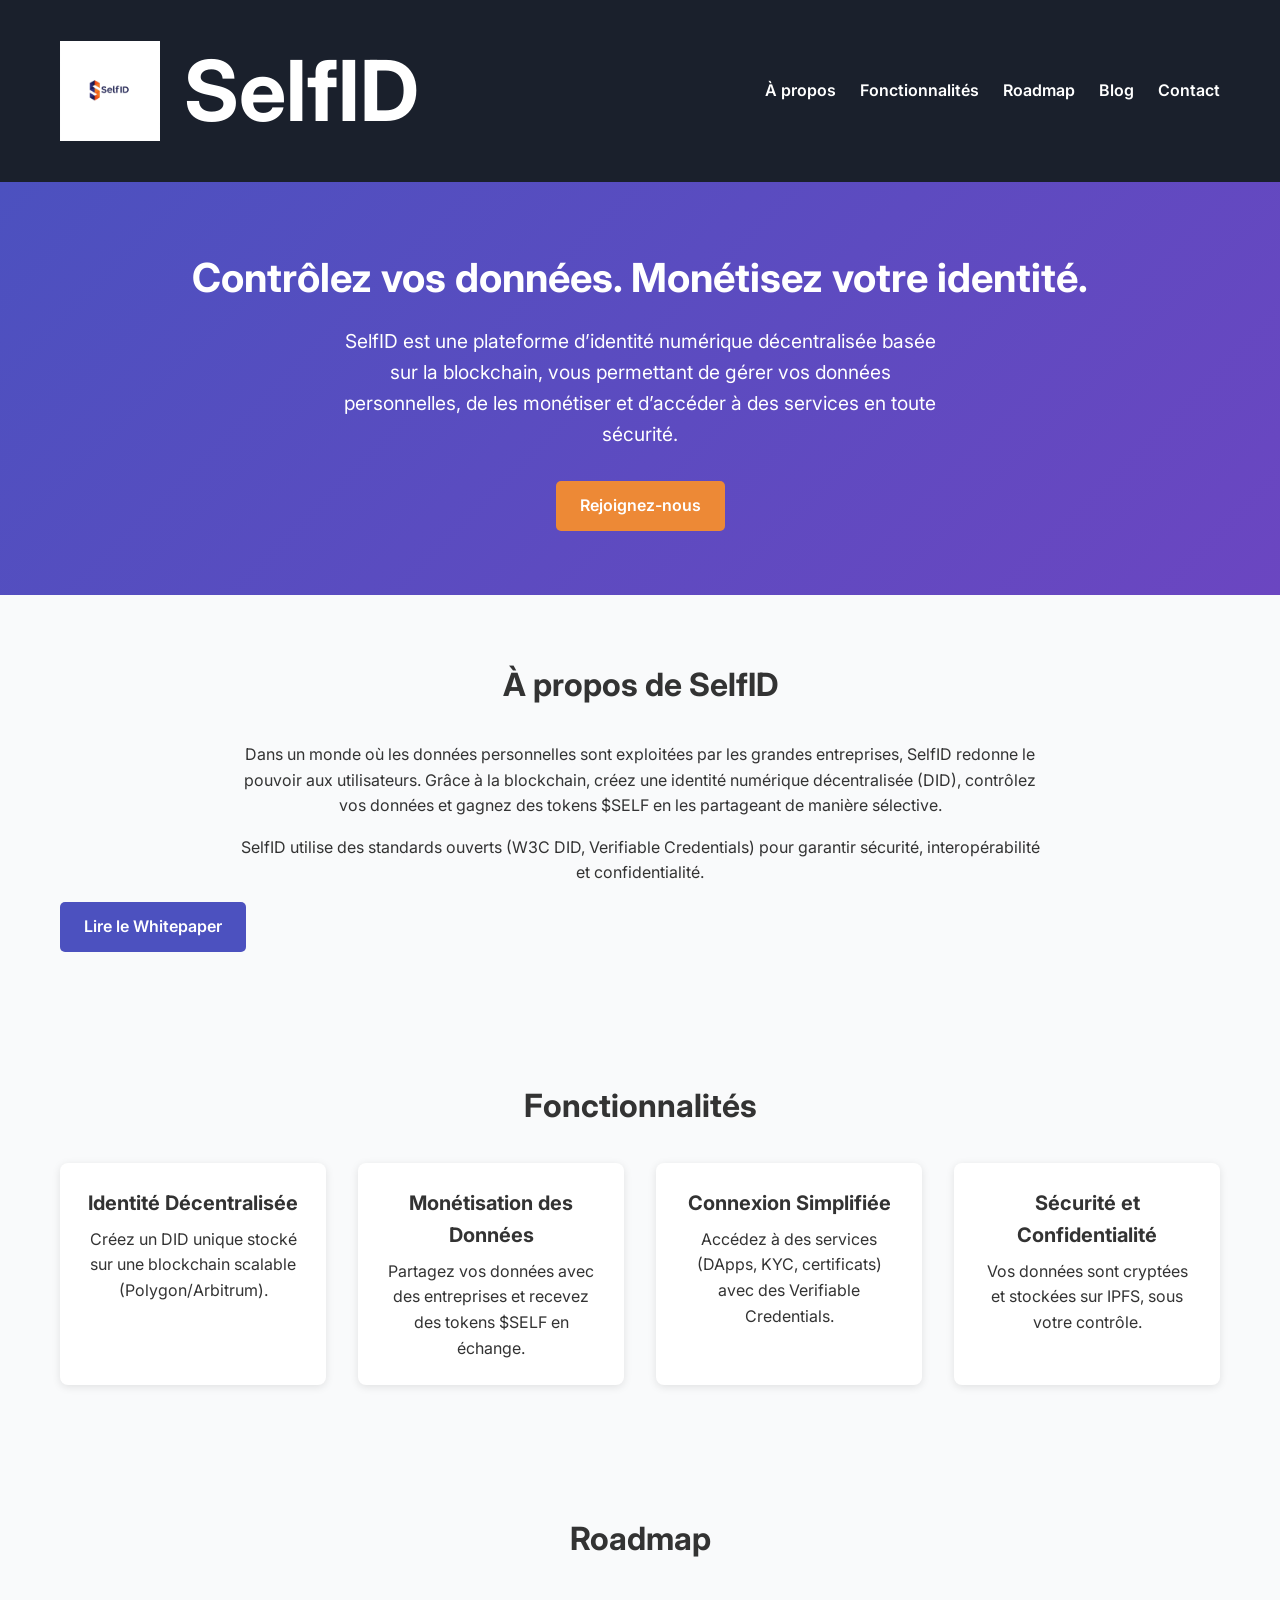
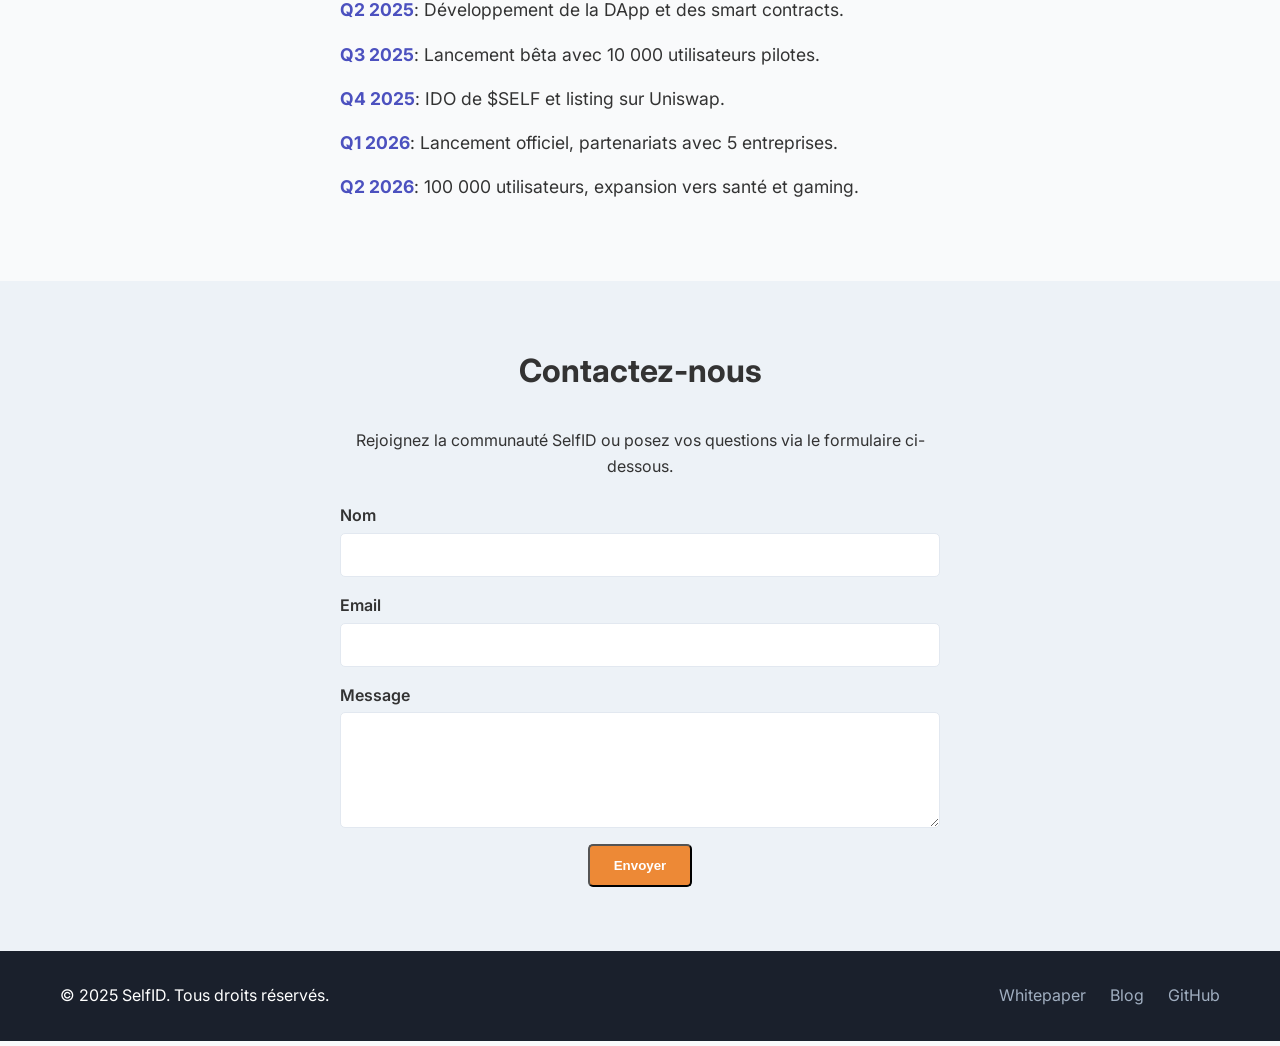
<file: index.html>
<!DOCTYPE html>
<html lang="fr">
<head>
    <meta charset="UTF-8">
    <meta name="viewport" content="width=device-width, initial-scale=1.0">
    <title>SelfID - Plateforme d'Identité Numérique Décentralisée</title>
    <link rel="stylesheet" href="styles.css">
    <link href="https://fonts.googleapis.com/css2?family=Inter:wght@400;600;700&display=swap" rel="stylesheet">
</head>
<body>
    <header>
        <div class="container">
            <div class="logo">
                <img src="assets/logo.png" alt="SelfID Logo" width="100"> <!-- Changement de 60 à 100 -->
                <h1>SelfID</h1>
            </div>
            <nav>
                <ul>
                    <li><a href="#about">À propos</a></li>
                    <li><a href="#features">Fonctionnalités</a></li>
                    <li><a href="#roadmap">Roadmap</a></li>
                    <li><a href="blog.html">Blog</a></li>
                    <li><a href="#contact">Contact</a></li>
                </ul>
            </nav>
        </div>
    </header>
    <!-- Reste du fichier inchangé -->
</body>
</html>

    <section id="hero">
        <div class="container">
            <h2>Contrôlez vos données. Monétisez votre identité.</h2>
            <p>SelfID est une plateforme d’identité numérique décentralisée basée sur la blockchain, vous permettant de gérer vos données personnelles, de les monétiser et d’accéder à des services en toute sécurité.</p>
            <a href="#contact" class="cta-button">Rejoignez-nous</a>
        </div>
    </section>

    <section id="about">
        <div class="container">
            <h2>À propos de SelfID</h2>
            <p>Dans un monde où les données personnelles sont exploitées par les grandes entreprises, SelfID redonne le pouvoir aux utilisateurs. Grâce à la blockchain, créez une identité numérique décentralisée (DID), contrôlez vos données et gagnez des tokens $SELF en les partageant de manière sélective.</p>
            <p>SelfID utilise des standards ouverts (W3C DID, Verifiable Credentials) pour garantir sécurité, interopérabilité et confidentialité.</p>
            <a href="whitepaper.html" class="cta-button secondary">Lire le Whitepaper</a>
        </div>
    </section>

    <section id="features">
        <div class="container">
            <h2>Fonctionnalités</h2>
            <div class="features-grid">
                <div class="feature">
                    <h3>Identité Décentralisée</h3>
                    <p>Créez un DID unique stocké sur une blockchain scalable (Polygon/Arbitrum).</p>
                </div>
                <div class="feature">
                    <h3>Monétisation des Données</h3>
                    <p>Partagez vos données avec des entreprises et recevez des tokens $SELF en échange.</p>
                </div>
                <div class="feature">
                    <h3>Connexion Simplifiée</h3>
                    <p>Accédez à des services (DApps, KYC, certificats) avec des Verifiable Credentials.</p>
                </div>
                <div class="feature">
                    <h3>Sécurité et Confidentialité</h3>
                    <p>Vos données sont cryptées et stockées sur IPFS, sous votre contrôle.</p>
                </div>
            </div>
        </div>
    </section>

    <section id="roadmap">
        <div class="container">
            <h2>Roadmap</h2>
            <ul class="roadmap-list">
                <li><strong>Q2 2025</strong>: Développement de la DApp et des smart contracts.</li>
                <li><strong>Q3 2025</strong>: Lancement bêta avec 10 000 utilisateurs pilotes.</li>
                <li><strong>Q4 2025</strong>: IDO de $SELF et listing sur Uniswap.</li>
                <li><strong>Q1 2026</strong>: Lancement officiel, partenariats avec 5 entreprises.</li>
                <li><strong>Q2 2026</strong>: 100 000 utilisateurs, expansion vers santé et gaming.</li>
            </ul>
        </div>
    </section>

    <section id="contact">
        <div class="container">
            <h2>Contactez-nous</h2>
            <p>Rejoignez la communauté SelfID ou posez vos questions via le formulaire ci-dessous.</p>
            <form action="https://formsubmit.co/your-email@example.com" method="POST" class="contact-form">
                <input type="hidden" name="_subject" value="Nouveau message depuis SelfID">
                <input type="hidden" name="_captcha" value="false">
                <input type="hidden" name="_next" value="https://votre-nom-dutilisateur.github.io/selfid-project/thank-you.html">
                <div class="form-group">
                    <label for="name">Nom</label>
                    <input type="text" id="name" name="name" required>
                </div>
                <div class="form-group">
                    <label for="email">Email</label>
                    <input type="email" id="email" name="email" required>
                </div>
                <div class="form-group">
                    <label for="message">Message</label>
                    <textarea id="message" name="message" rows="5" required></textarea>
                </div>
                <button type="submit" class="cta-button">Envoyer</button>
            </form>
        </div>
    </section>

    <footer>
        <div class="container">
            <p>© 2025 SelfID. Tous droits réservés.</p>
            <ul>
                <li><a href="whitepaper.html">Whitepaper</a></li>
                <li><a href="blog.html">Blog</a></li>
                <li><a href="https://github.com/selfid-project">GitHub</a></li>
            </ul>
        </div>
    </footer>
</body>
</html>
</file>
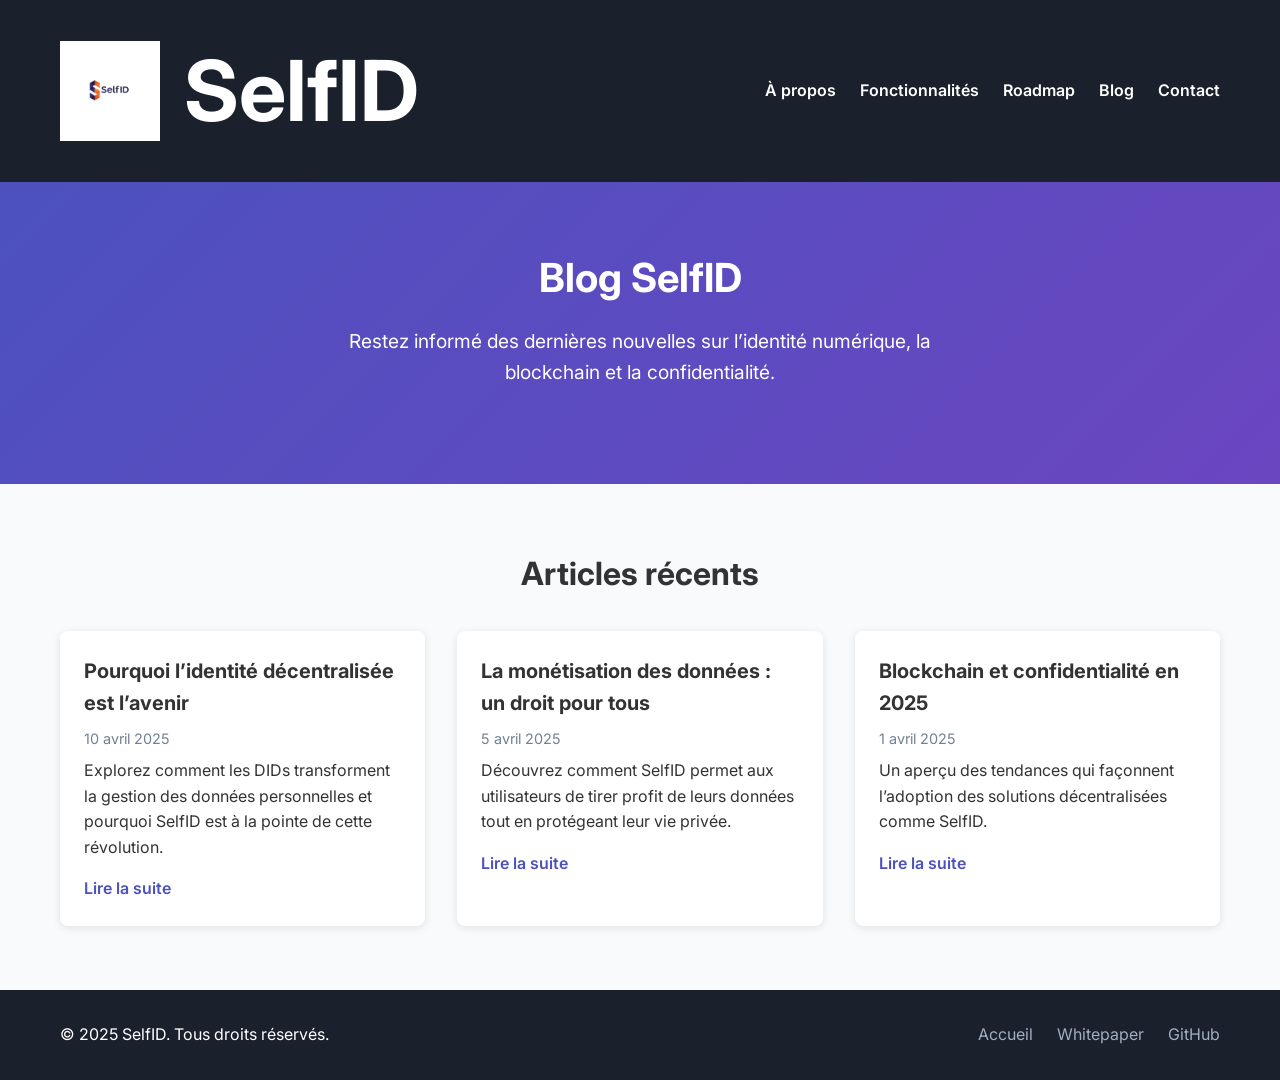
<file: blog.html>
<!DOCTYPE html>
<html lang="fr">
<head>
    <meta charset="UTF-8">
    <meta name="viewport" content="width=device-width, initial-scale=1.0">
    <title>SelfID - Blog</title>
    <link rel="stylesheet" href="styles.css">
    <link href="https://fonts.googleapis.com/css2?family=Inter:wght@400;600;700&display=swap" rel="stylesheet">
</head>
<body>
    <header>
        <div class="container">
            <div class="logo">
                <img src="assets/logo.png" alt="SelfID Logo" width="40">
                <h1>SelfID</h1>
            </div>
            <nav>
                <ul>
                    <li><a href="index.html#about">À propos</a></li>
                    <li><a href="index.html#features">Fonctionnalités</a></li>
                    <li><a href="index.html#roadmap">Roadmap</a></li>
                    <li><a href="blog.html">Blog</a></li>
                    <li><a href="index.html#contact">Contact</a></li>
                </ul>
            </nav>
        </div>
    </header>

    <section id="hero">
        <div class="container">
            <h2>Blog SelfID</h2>
            <p>Restez informé des dernières nouvelles sur l’identité numérique, la blockchain et la confidentialité.</p>
        </div>
    </section>

    <section id="posts">
        <div class="container">
            <h2>Articles récents</h2>
            <div class="blog-grid">
                <article class="post">
                    <h3>Pourquoi l’identité décentralisée est l’avenir</h3>
                    <p class="date">10 avril 2025</p>
                    <p>Explorez comment les DIDs transforment la gestion des données personnelles et pourquoi SelfID est à la pointe de cette révolution.</p>
                    <a href="#" class="read-more">Lire la suite</a>
                </article>
                <article class="post">
                    <h3>La monétisation des données : un droit pour tous</h3>
                    <p class="date">5 avril 2025</p>
                    <p>Découvrez comment SelfID permet aux utilisateurs de tirer profit de leurs données tout en protégeant leur vie privée.</p>
                    <a href="#" class="read-more">Lire la suite</a>
                </article>
                <article class="post">
                    <h3>Blockchain et confidentialité en 2025</h3>
                    <p class="date">1 avril 2025</p>
                    <p>Un aperçu des tendances qui façonnent l’adoption des solutions décentralisées comme SelfID.</p>
                    <a href="#" class="read-more">Lire la suite</a>
                </article>
            </div>
        </div>
    </section>

    <footer>
        <div class="container">
            <p>© 2025 SelfID. Tous droits réservés.</p>
            <ul>
                <li><a href="index.html">Accueil</a></li>
                <li><a href="whitepaper.html">Whitepaper</a></li>
                <li><a href="https://github.com/selfid-project">GitHub</a></li>
            </ul>
        </div>
    </footer>
</body>
</html>
</file>
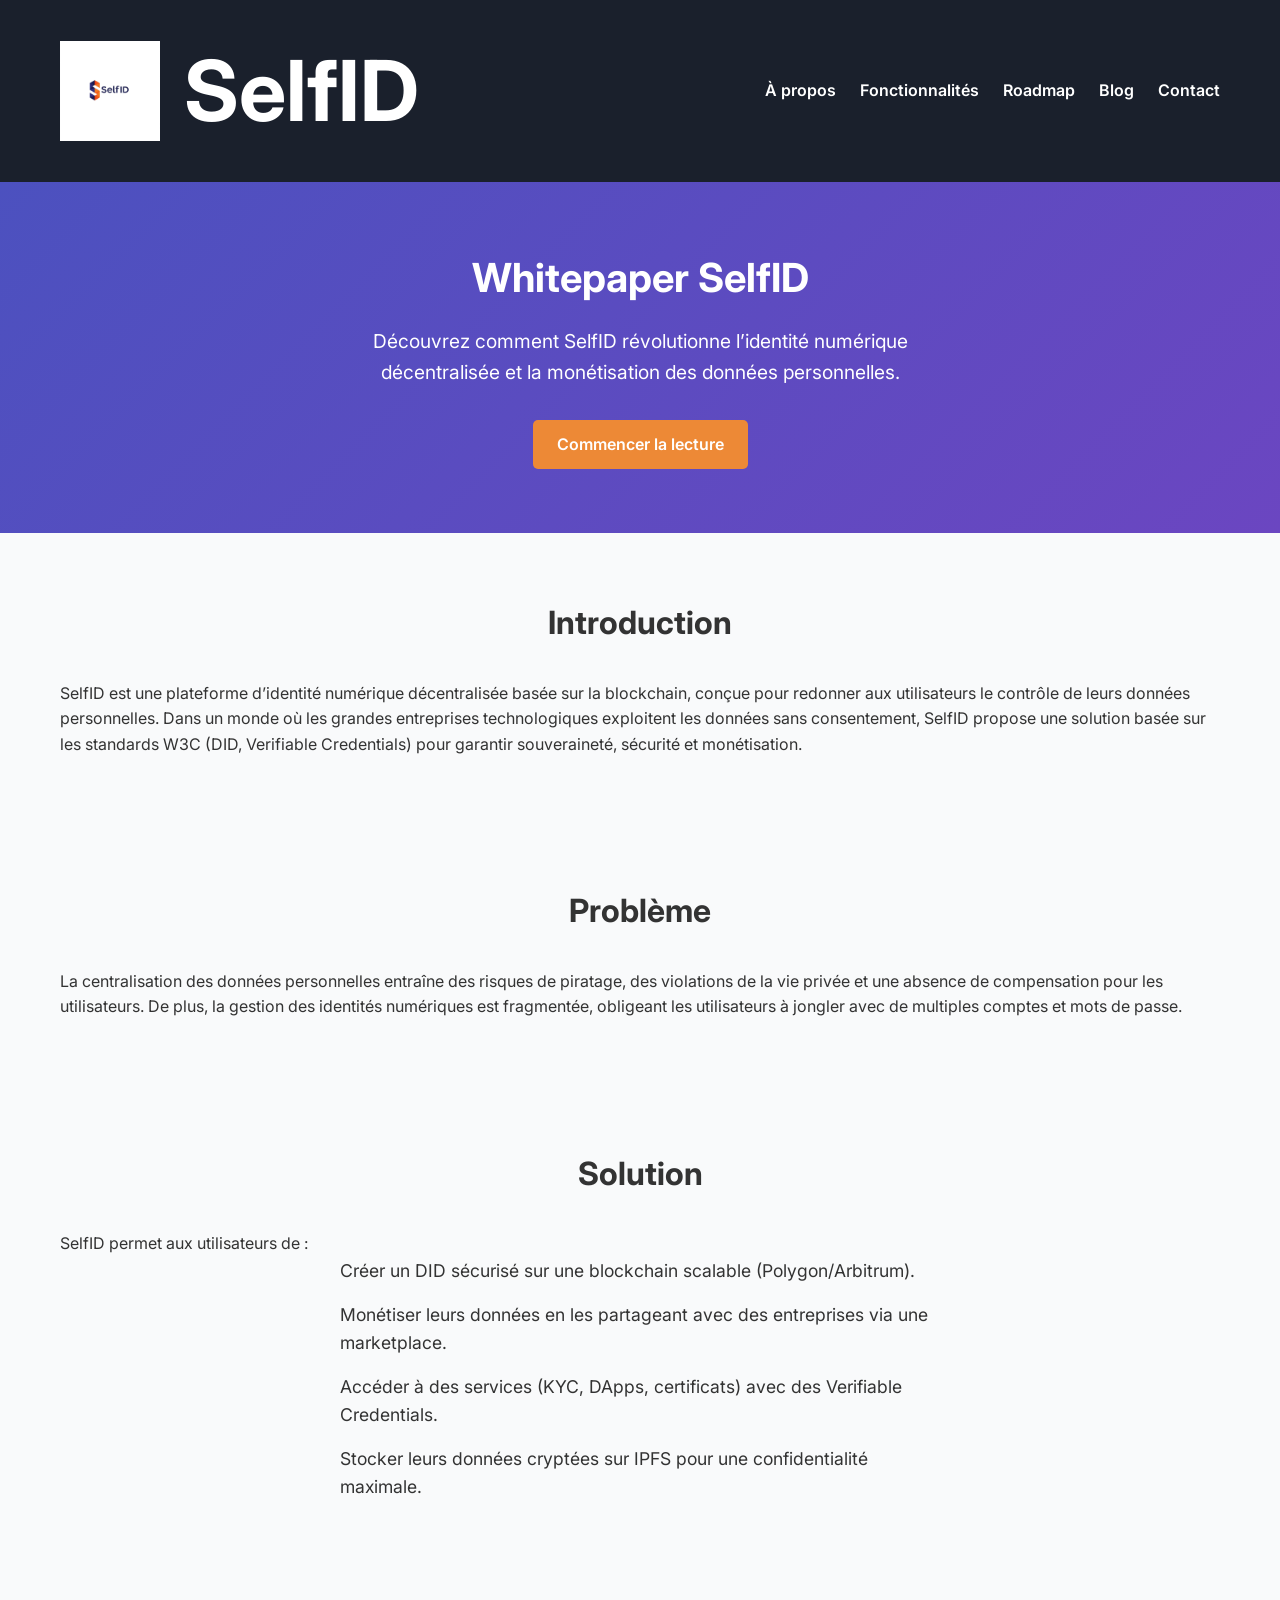
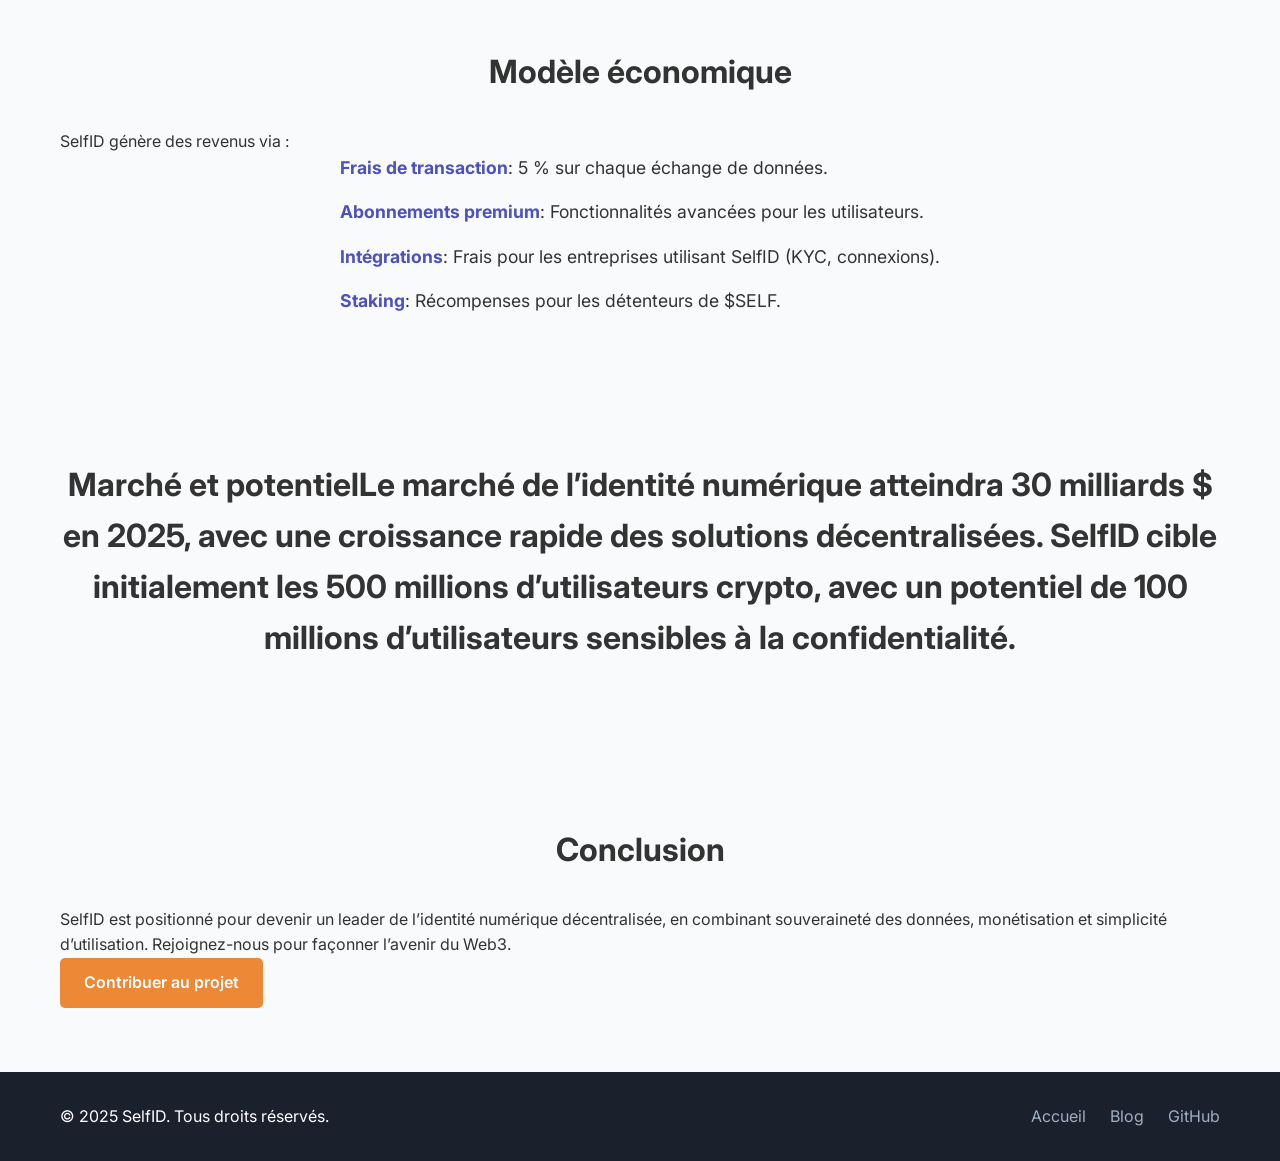
<file: whitepaper.html>
<!DOCTYPE html>
<html lang="fr">
<head>
    <meta charset="UTF-8">
    <meta name="viewport" content="width=device-width, initial-scale=1.0">
    <title>SelfID - Whitepaper</title>
    <link rel="stylesheet" href="styles.css">
    <link href="https://fonts.googleapis.com/css2?family=Inter:wght@400;600;700&display=swap" rel="stylesheet">
</head>
<body>
    <header>
        <div class="container">
            <div class="logo">
                <img src="assets/logo.png" alt="SelfID Logo" width="40">
                <h1>SelfID</h1>
            </div>
            <nav>
                <ul>
                    <li><a href="index.html#about">À propos</a></li>
                    <li><a href="index.html#features">Fonctionnalités</a></li>
                    <li><a href="index.html#roadmap">Roadmap</a></li>
                    <li><a href="blog.html">Blog</a></li>
                    <li><a href="index.html#contact">Contact</a></li>
                </ul>
            </nav>
        </div>
    </header>

    <section id="hero">
        <div class="container">
            <h2>Whitepaper SelfID</h2>
            <p>Découvrez comment SelfID révolutionne l’identité numérique décentralisée et la monétisation des données personnelles.</p>
            <a href="#introduction" class="cta-button">Commencer la lecture</a>
        </div>
    </section>

    <section id="introduction">
        <div class="container">
            <h2>Introduction</h2>
            <p>SelfID est une plateforme d’identité numérique décentralisée basée sur la blockchain, conçue pour redonner aux utilisateurs le contrôle de leurs données personnelles. Dans un monde où les grandes entreprises technologiques exploitent les données sans consentement, SelfID propose une solution basée sur les standards W3C (DID, Verifiable Credentials) pour garantir souveraineté, sécurité et monétisation.</p>
        </div>
    </section>

    <section id="problem">
        <div class="container">
            <h2>Problème</h2>
            <p>La centralisation des données personnelles entraîne des risques de piratage, des violations de la vie privée et une absence de compensation pour les utilisateurs. De plus, la gestion des identités numériques est fragmentée, obligeant les utilisateurs à jongler avec de multiples comptes et mots de passe.</p>
        </div>
    </section>

    <section id="solution">
        <div class="container">
            <h2>Solution</h2>
            <p>SelfID permet aux utilisateurs de :</p>
            <ul class="roadmap-list">
                <li>Créer un DID sécurisé sur une blockchain scalable (Polygon/Arbitrum).</li>
                <li>Monétiser leurs données en les partageant avec des entreprises via une marketplace.</li>
                <li>Accéder à des services (KYC, DApps, certificats) avec des Verifiable Credentials.</li>
                <li>Stocker leurs données cryptées sur IPFS pour une confidentialité maximale.</li>
            </ul>
        </div>
    </section>

    <section id="business-model">
        <div class="container">
            <h2>Modèle économique</h2>
            <p>SelfID génère des revenus via :</p>
            <ul class="roadmap-list">
                <li><strong>Frais de transaction</strong>: 5 % sur chaque échange de données.</li>
                <li><strong>Abonnements premium</strong>: Fonctionnalités avancées pour les utilisateurs.</li>
                <li><strong>Intégrations</strong>: Frais pour les entreprises utilisant SelfID (KYC, connexions).</li>
                <li><strong>Staking</strong>: Récompenses pour les détenteurs de $SELF.</li>
            </ul>
        </div>
    </section>

    <section id="market">
        <div class="container">
            <h2>Marché et potentiel</h<p>Le marché de l’identité numérique atteindra 30 milliards $ en 2025, avec une croissance rapide des solutions décentralisées. SelfID cible initialement les 500 millions d’utilisateurs crypto, avec un potentiel de 100 millions d’utilisateurs sensibles à la confidentialité.</p>
        </div>
    </section>

    <section id="conclusion">
        <div class="container">
            <h2>Conclusion</h2>
            <p>SelfID est positionné pour devenir un leader de l’identité numérique décentralisée, en combinant souveraineté des données, monétisation et simplicité d’utilisation. Rejoignez-nous pour façonner l’avenir du Web3.</p>
            <a href="index.html#contact" class="cta-button">Contribuer au projet</a>
        </div>
    </section>

    <footer>
        <div class="container">
            <p>© 2025 SelfID. Tous droits réservés.</p>
            <ul>
                <li><a href="index.html">Accueil</a></li>
                <li><a href="blog.html">Blog</a></li>
                <li><a href="https://github.com/selfid-project">GitHub</a></li>
            </ul>
        </div>
    </footer>
</body>
</html>
</file>
<file: styles.css>
/* Réinitialisation et styles globaux */
* {
    margin: 0;
    padding: 0;
    box-sizing: border-box;
}

body {
    font-family: 'Inter', sans-serif;
    line-height: 1.6;
    color: #333;
    background-color: #f9fafb;
}

.container {
    max-width: 1200px;
    margin: 0 auto;
    padding: 0 20px;
}

/* Header */
header {
    background-color: #1a202c;
    color: #fff;
    padding: 1.5rem 0; /* Augmentation du padding pour accueillir le texte plus grand */
    position: sticky;
    top: 0;
    z-index: 100;
}

header .container {
    display: flex;
    justify-content: space-between;
    align-items: center;
}

.logo {
    display: flex;
    align-items: center;
    gap: 1.5rem; /* Augmentation de l'espacement pour équilibrer avec le texte plus grand */
}

.logo img {
    width: 100px; /* Augmentation de la taille du logo pour équilibrer avec le texte */
    height: auto;
}

header h1 {
    font-size: 5.25rem; /* Triplement de la taille : 1.75rem * 3 = 5.25rem */
    font-weight: 700;
}

header nav ul {
    display: flex;
    list-style: none;
}

header nav ul li {
    margin-left: 1.5rem;
}

header nav ul li a {
    color: #fff;
    text-decoration: none;
    font-weight: 600;
}

header nav ul li a:hover {
    color: #a0aec0;
}

/* Hero Section */
#hero {
    background: linear-gradient(135deg, #4c51bf, #6b46c1);
    color: #fff;
    text-align: center;
    padding: 4rem 0;
}

#hero h2 {
    font-size: 2.5rem;
    margin-bottom: 1rem;
}

#hero p {
    font-size: 1.2rem;
    max-width: 600px;
    margin: 0 auto 2rem;
}

.cta-button {
    display: inline-block;
    background-color: #ed8936;
    color: #fff;
    padding: 0.75rem 1.5rem;
    border-radius: 5px;
    text-decoration: none;
    font-weight: 600;
}

.cta-button:hover {
    background-color: #dd6b20;
}

.cta-button.secondary {
    background-color: #4c51bf;
}

.cta-button.secondary:hover {
    background-color: #3c366b;
}

/* Sections générales */
section {
    padding: 4rem 0;
}

section h2 {
    font-size: 2rem;
    text-align: center;
    margin-bottom: 2rem;
}

/* About Section */
#about p {
    max-width: 800px;
    margin: 0 auto 1rem;
    text-align: center;
}

/* Features Section */
.features-grid {
    display: grid;
    grid-template-columns: repeat(auto-fit, minmax(250px, 1fr));
    gap: 2rem;
}

.feature {
    background-color: #fff;
    padding: 1.5rem;
    border-radius: 8px;
    box-shadow: 0 2px 8px rgba(0, 0, 0, 0.1);
    text-align: center;
}

.feature h3 {
    font-size: 1.25rem;
    margin-bottom: 0.5rem;
}

/* Roadmap Section */
.roadmap-list {
    max-width: 600px;
    margin: 0 auto;
    list-style: none;
}

.roadmap-list li {
    margin-bottom: 1rem;
    font-size: 1.1rem;
}

.roadmap-list li strong {
    color: #4c51bf;
}

/* Contact Section */
#contact {
    background-color: #edf2f7;
    text-align: center;
}

#contact p {
    max-width: 600px;
    margin: 0 auto 1.5rem;
}

.contact-form {
    max-width: 600px;
    margin: 0 auto;
    display: flex;
    flex-direction: column;
    gap: 1rem;
}

.form-group {
    display: flex;
    flex-direction: column;
    text-align: left;
}

.form-group label {
    font-weight: 600;
    margin-bottom: 0.25rem;
}

.form-group input,
.form-group textarea {
    padding: 0.75rem;
    border: 1px solid #e2e8f0;
    border-radius: 5px;
    font-size: 1rem;
}

.form-group textarea {
    resize: vertical;
}

.contact-form button {
    align-self: center;
}

/* Blog Section */
.blog-grid {
    display: grid;
    grid-template-columns: repeat(auto-fit, minmax(300px, 1fr));
    gap: 2rem;
}

.post {
    background-color: #fff;
    padding: 1.5rem;
    border-radius: 8px;
    box-shadow: 0 2px 8px rgba(0, 0, 0, 0.1);
}

.post h3 {
    font-size: 1.25rem;
    margin-bottom: 0.5rem;
}

.post .date {
    color: #718096;
    font-size: 0.9rem;
    margin-bottom: 0.5rem;
}

.post p {
    margin-bottom: 1rem;
}

.read-more {
    color: #4c51bf;
    text-decoration: none;
    font-weight: 600;
}

.read-more:hover {
    color: #3c366b;
}

/* Footer */
footer {
    background-color: #1a202c;
    color: #fff;
    padding: 2rem 0;
    text-align: center;
}

footer .container {
    display: flex;
    justify-content: space-between;
    align-items: center;
    flex-wrap: wrap;
}

footer ul {
    display: flex;
    list-style: none;
}

footer ul li {
    margin-left: 1.5rem;
}

footer ul li a {
    color: #a0aec0;
    text-decoration: none;
}

footer ul li a:hover {
    color: #fff;
}

/* Version monochrome du logo pour le footer (facultatif) */
footer .logo img {
    filter: brightness(0) invert(1); /* Convertit le logo en blanc pour contraste */
}

/* Responsivité */
@media (max-width: 768px) {
    header .container {
        flex-direction: column;
        text-align: center;
    }

    header nav ul {
        margin-top: 1rem;
    }

    header nav ul li {
        margin: 0 0.75rem;
    }

    .logo {
        margin-bottom: 1rem; /* Espacement sur mobile */
        gap: 1rem; /* Réduction de l'espacement sur mobile */
    }

    .logo img {
        width: 70px; /* Réduction de la taille du logo sur mobile */
    }

    header h1 {
        font-size: 3rem; /* Réduction de la taille du texte sur mobile (5.25rem est trop grand) */
    }

    #hero h2 {
        font-size: 2rem;
    }

    #hero p {
        font-size: 1rem;
    }

    footer .container {
        flex-direction: column;
    }

    footer ul {
        margin-top: 1rem;
    }
}
</file>
